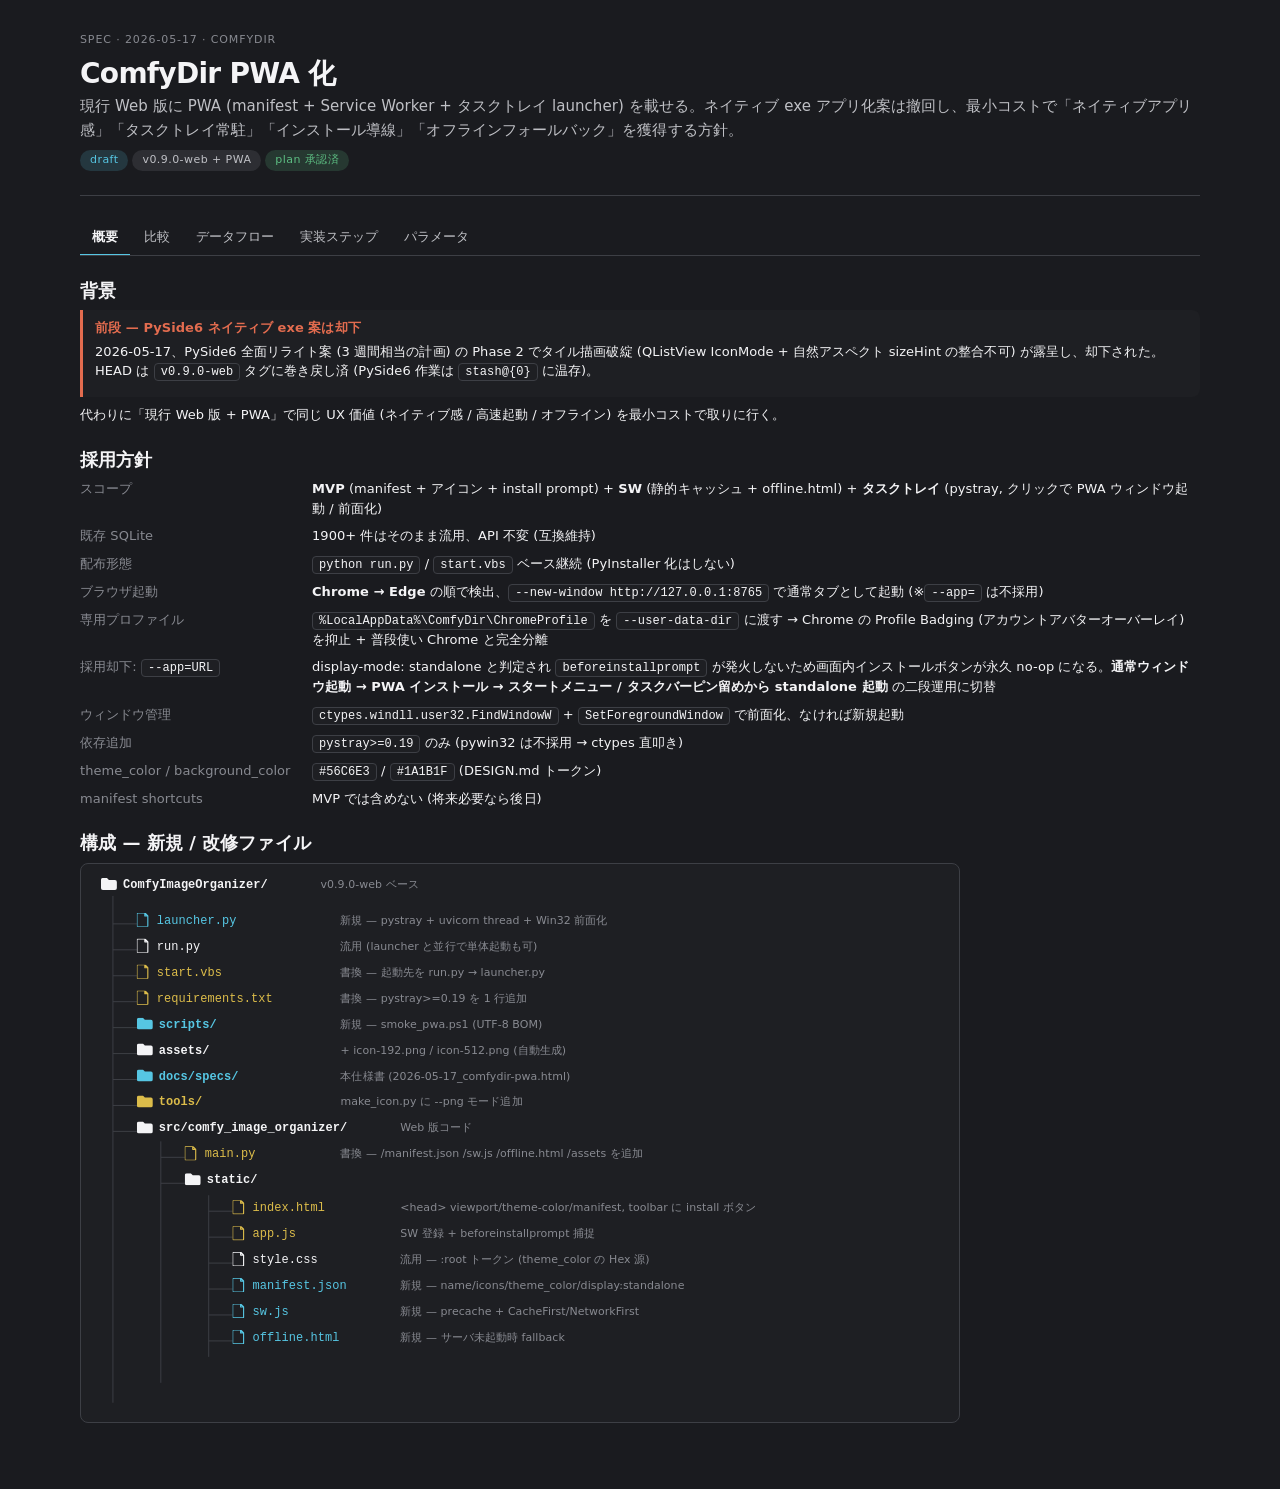
<file: docs/specs/2026-05-17_comfydir-pwa.html>
<!DOCTYPE html>
<html lang="ja">
<head>
  <meta charset="UTF-8">
  <meta name="viewport" content="width=device-width, initial-scale=1.0">
  <title>ComfyDir PWA 化 — 仕様書</title>
  <style>
    /* ============================================================
       DESIGN.md トークン (ComfyDir ダーク + Cyan-blue)
       同期元: ComfyImageOrganizer/DESIGN.md
       Hex は OKLCH の sRGB 近似値
       ============================================================ */
    :root {
      --color-bg-base:      #1A1B1F;
      --color-bg-surface:   #232428;
      --color-bg-elevated:  #2D2E33;
      --color-bg-inset:     #1E1F23;
      --color-fg-primary:   #F4F4F6;
      --color-fg-secondary: #BFC0C5;
      --color-fg-muted:     #888A91;
      --color-fg-on-accent: #1A1B1F;
      --color-border:       #3D3F45;
      --color-border-strong:#5A5C63;
      --color-border-focus: #7BC9E6;
      --color-accent:       #56C6E3;
      --color-accent-hover: #82D6EC;
      --color-accent-soft:  rgba(86, 198, 227, 0.16);
      --color-success:      #5DBE83;
      --color-warning:      #DCBC4A;
      --color-error:        #E36C4F;
      --color-cat-1:        #7CB6E8;
      --color-cat-2:        #67C9B0;
      --color-cat-3:        #D7C26B;
      --color-cat-4:        #D77E6B;
      --color-cat-5:        #C9A2D9;
      --font-sans: Inter, 'Noto Sans JP', system-ui, -apple-system, 'Segoe UI', 'Hiragino Kaku Gothic ProN', 'Yu Gothic UI', sans-serif;
      --font-mono: 'JetBrains Mono', 'SF Mono', 'Cascadia Code', monospace;
      --rounded-sm: 4px;
      --rounded-md: 8px;
      --rounded-lg: 12px;
      --rounded-xl: 16px;
      --rounded-full: 999px;
      --space-xs:  2px;
      --space-sm:  4px;
      --space-md:  8px;
      --space-lg:  12px;
      --space-xl:  16px;
      --space-2xl: 24px;
      --space-3xl: 32px;
      --shadow-sm: 0 1px 2px rgba(0,0,0,0.32), 0 0 0 1px rgba(255,255,255,0.02) inset;
      --shadow-lg: 0 16px 32px rgba(0,0,0,0.45);
      --motion-duration-fast:   120ms;
      --motion-duration-normal: 180ms;
      --motion-easing:          cubic-bezier(0.2, 0, 0, 1);
    }

    *, *::before, *::after { box-sizing: border-box; }
    html { scroll-behavior: smooth; }
    body {
      margin: 0;
      background: var(--color-bg-base);
      color: var(--color-fg-primary);
      font-family: var(--font-sans);
      font-size: 0.8125rem;
      line-height: 1.5;
      letter-spacing: 0.005em;
      -webkit-font-smoothing: antialiased;
    }

    .container { max-width: 72rem; margin: 0 auto; padding: var(--space-3xl) var(--space-xl) calc(var(--space-3xl) * 2); }

    .spec-header { padding-bottom: var(--space-2xl); border-bottom: 1px solid var(--color-border); margin-bottom: var(--space-2xl); }
    .spec-eyebrow { color: var(--color-fg-muted); font-size: 0.6875rem; letter-spacing: 0.08em; font-weight: 500; text-transform: uppercase; }
    h1 { font-size: 1.75rem; font-weight: 700; line-height: 1.2; letter-spacing: -0.025em; margin: var(--space-md) 0 var(--space-sm); }
    h2 { font-size: 1.125rem; font-weight: 600; line-height: 1.25; margin: 0 0 var(--space-md); }
    h3 { font-size: 0.9375rem; font-weight: 600; line-height: 1.25; margin: var(--space-2xl) 0 var(--space-sm); color: var(--color-fg-primary); }
    h4 { font-size: 0.8125rem; font-weight: 600; margin: var(--space-xl) 0 var(--space-sm); color: var(--color-fg-secondary); }
    .lead { color: var(--color-fg-secondary); font-size: 0.9375rem; line-height: 1.6; margin: var(--space-sm) 0 var(--space-md); }

    p { margin: 0 0 var(--space-md); }
    a { color: var(--color-accent); text-decoration: none; }
    a:hover { color: var(--color-accent-hover); text-decoration: underline; }

    .tabs { display: flex; gap: var(--space-xs); border-bottom: 1px solid var(--color-border); margin-bottom: var(--space-2xl); overflow-x: auto; }
    .tab { background: none; border: 0; padding: var(--space-md) var(--space-lg); font-family: var(--font-sans); font-size: 0.8125rem; color: var(--color-fg-secondary); cursor: pointer; border-bottom: 2px solid transparent; margin-bottom: -1px; white-space: nowrap; transition: color var(--motion-duration-fast) var(--motion-easing); }
    .tab:hover { color: var(--color-fg-primary); }
    .tab.active { color: var(--color-fg-primary); border-bottom-color: var(--color-accent); font-weight: 600; }
    .tab-panel { display: none; }
    .tab-panel.active { display: block; animation: fade var(--motion-duration-normal) var(--motion-easing); }
    @keyframes fade { from { opacity: 0; transform: translateY(4px); } to { opacity: 1; transform: none; } }

    .card { background: var(--color-bg-surface); border: 1px solid var(--color-border); border-radius: var(--rounded-lg); padding: var(--space-xl); box-shadow: var(--shadow-sm); }

    .badge { display: inline-block; background: var(--color-accent-soft); color: var(--color-accent); border-radius: var(--rounded-full); padding: 2px 10px; font-size: 0.6875rem; font-weight: 500; letter-spacing: 0.04em; }
    .badge-success { background: rgba(93,190,131,0.18); color: var(--color-success); }
    .badge-warning { background: rgba(220,188,74,0.18); color: var(--color-warning); }
    .badge-error   { background: rgba(227,108,79,0.18); color: var(--color-error); }
    .badge-neutral { background: var(--color-bg-elevated); color: var(--color-fg-secondary); }

    table { width: 100%; border-collapse: collapse; margin: var(--space-md) 0; font-size: 0.8125rem; }
    th, td { text-align: left; padding: var(--space-md) var(--space-lg); border-bottom: 1px solid var(--color-border); vertical-align: top; }
    th { font-weight: 500; color: var(--color-fg-muted); font-size: 0.6875rem; letter-spacing: 0.08em; text-transform: uppercase; }
    tr:last-child td { border-bottom: 0; }

    code { font-family: var(--font-mono); font-size: 0.75rem; background: var(--color-bg-inset); padding: 1px 6px; border-radius: var(--rounded-sm); border: 1px solid var(--color-border); color: var(--color-fg-primary); }
    pre { background: var(--color-bg-inset); color: var(--color-fg-primary); border: 1px solid var(--color-border); border-radius: var(--rounded-md); padding: var(--space-lg); overflow-x: auto; font-family: var(--font-mono); font-size: 0.75rem; line-height: 1.55; margin: var(--space-md) 0; }
    pre code { background: none; padding: 0; border: 0; color: inherit; }
    .comment { color: var(--color-fg-muted); }
    .kw      { color: var(--color-cat-5); }
    .str     { color: var(--color-cat-2); }
    .fn      { color: var(--color-accent); }
    .num     { color: var(--color-cat-3); }

    .btn { display: inline-flex; align-items: center; gap: var(--space-md); padding: 8px 14px; border-radius: var(--rounded-md); border: 0; font-family: var(--font-sans); font-size: 0.8125rem; font-weight: 500; cursor: pointer; transition: background var(--motion-duration-fast) var(--motion-easing); }
    .btn-accent    { background: var(--color-accent); color: var(--color-fg-on-accent); }
    .btn-accent:hover { background: var(--color-accent-hover); }

    .playground { background: var(--color-bg-surface); border: 1px solid var(--color-border); border-radius: var(--rounded-lg); padding: var(--space-xl); margin: var(--space-md) 0; }
    .playground-control { display: flex; align-items: center; gap: var(--space-lg); margin: var(--space-md) 0; }
    .playground-control label { min-width: 220px; font-size: 0.8125rem; color: var(--color-fg-secondary); }
    .playground-control input[type="range"] { flex: 1; accent-color: var(--color-accent); }
    .playground-control output { min-width: 84px; font-family: var(--font-mono); font-size: 0.8125rem; text-align: right; color: var(--color-fg-primary); }
    .playground-help { font-size: 0.75rem; color: var(--color-fg-muted); margin: var(--space-lg) 0 0; padding-left: var(--space-md); border-left: 2px solid var(--color-border); }

    .timeline { display: grid; grid-template-columns: repeat(auto-fit, minmax(220px, 1fr)); gap: var(--space-lg); margin: var(--space-lg) 0; }
    .timeline-step { background: var(--color-bg-elevated); border: 1px solid var(--color-border); border-radius: var(--rounded-md); padding: var(--space-lg); position: relative; }
    .timeline-step .ph { display: inline-block; font-family: var(--font-mono); font-size: 0.6875rem; color: var(--color-accent); letter-spacing: 0.08em; text-transform: uppercase; margin-bottom: var(--space-sm); }
    .timeline-step strong { display: block; font-size: 0.875rem; font-weight: 600; margin-bottom: var(--space-xs); color: var(--color-fg-primary); }
    .timeline-step p { color: var(--color-fg-secondary); font-size: 0.75rem; margin: 0; }
    .timeline-step .dur { position: absolute; top: var(--space-md); right: var(--space-md); font-size: 0.6875rem; color: var(--color-fg-muted); font-family: var(--font-mono); }

    .severity-info  { border-left: 3px solid var(--color-cat-1); padding: var(--space-md) var(--space-lg); margin: var(--space-md) 0; background: var(--color-bg-inset); border-radius: 0 var(--rounded-md) var(--rounded-md) 0; }
    .severity-warn  { border-left: 3px solid var(--color-warning); padding: var(--space-md) var(--space-lg); margin: var(--space-md) 0; background: var(--color-bg-inset); border-radius: 0 var(--rounded-md) var(--rounded-md) 0; }
    .severity-error { border-left: 3px solid var(--color-error);   padding: var(--space-md) var(--space-lg); margin: var(--space-md) 0; background: var(--color-bg-inset); border-radius: 0 var(--rounded-md) var(--rounded-md) 0; }
    .severity-info strong, .severity-warn strong, .severity-error strong { display: block; margin-bottom: var(--space-sm); }
    .severity-info  strong { color: var(--color-cat-1); }
    .severity-warn  strong { color: var(--color-warning); }
    .severity-error strong { color: var(--color-error); }

    .compare-grid { display: grid; grid-template-columns: repeat(auto-fit, minmax(280px, 1fr)); gap: var(--space-lg); margin: var(--space-md) 0; }
    .compare-card h3 { margin-top: 0; }
    .compare-card ul { padding-left: var(--space-xl); margin: var(--space-sm) 0; font-size: 0.75rem; color: var(--color-fg-secondary); line-height: 1.6; }

    .kv { display: grid; grid-template-columns: 220px 1fr; gap: var(--space-md) var(--space-lg); font-size: 0.8125rem; margin: var(--space-md) 0; }
    .kv dt { color: var(--color-fg-muted); font-weight: 500; }
    .kv dd { margin: 0; color: var(--color-fg-primary); }

    @media print {
      .tabs { display: none; }
      .tab-panel { display: block !important; page-break-after: always; }
      body { background: white; color: black; }
    }
    @media (max-width: 768px) {
      h1 { font-size: 1.5rem; }
      .container { padding: var(--space-xl) var(--space-md); }
      .kv { grid-template-columns: 1fr; }
    }
  </style>
</head>
<body>
  <main class="container">

    <header class="spec-header">
      <div class="spec-eyebrow">SPEC · <span id="spec-date">2026-05-17</span> · ComfyDir</div>
      <h1>ComfyDir PWA 化</h1>
      <p class="lead">現行 Web 版に PWA (manifest + Service Worker + タスクトレイ launcher) を載せる。ネイティブ exe アプリ化案は撤回し、最小コストで「ネイティブアプリ感」「タスクトレイ常駐」「インストール導線」「オフラインフォールバック」を獲得する方針。</p>
      <div style="display: flex; gap: var(--space-sm); margin-top: var(--space-md); flex-wrap: wrap;">
        <span class="badge">draft</span>
        <span class="badge badge-neutral">v0.9.0-web + PWA</span>
        <span class="badge badge-success">plan 承認済</span>
      </div>
    </header>

    <nav class="tabs" role="tablist">
      <button class="tab active" data-tab="overview">概要</button>
      <button class="tab" data-tab="alternatives">比較</button>
      <button class="tab" data-tab="dataflow">データフロー</button>
      <button class="tab" data-tab="impl">実装ステップ</button>
      <button class="tab" data-tab="playground">パラメータ</button>
    </nav>

    <!-- ==================== 概要 ==================== -->
    <section id="overview" class="tab-panel active">
      <h2>背景</h2>
      <div class="severity-error">
        <strong>前段 — PySide6 ネイティブ exe 案は却下</strong>
        <p>2026-05-17、PySide6 全面リライト案 (3 週間相当の計画) の Phase 2 でタイル描画破綻 (QListView IconMode + 自然アスペクト sizeHint の整合不可) が露呈し、却下された。HEAD は <code>v0.9.0-web</code> タグに巻き戻し済 (PySide6 作業は <code>stash@{0}</code> に温存)。</p>
      </div>
      <p>代わりに「現行 Web 版 + PWA」で同じ UX 価値 (ネイティブ感 / 高速起動 / オフライン) を最小コストで取りに行く。</p>

      <h2 style="margin-top: var(--space-2xl);">採用方針</h2>
      <dl class="kv">
        <dt>スコープ</dt><dd><strong>MVP</strong> (manifest + アイコン + install prompt) + <strong>SW</strong> (静的キャッシュ + offline.html) + <strong>タスクトレイ</strong> (pystray, クリックで PWA ウィンドウ起動 / 前面化)</dd>
        <dt>既存 SQLite</dt><dd>1900+ 件はそのまま流用、API 不変 (互換維持)</dd>
        <dt>配布形態</dt><dd><code>python run.py</code> / <code>start.vbs</code> ベース継続 (PyInstaller 化はしない)</dd>
        <dt>ブラウザ起動</dt><dd><strong>Chrome → Edge</strong> の順で検出、<code>--new-window http://127.0.0.1:8765</code> で通常タブとして起動 (※<code>--app=</code> は不採用)</dd>
        <dt>専用プロファイル</dt><dd><code>%LocalAppData%\ComfyDir\ChromeProfile</code> を <code>--user-data-dir</code> に渡す → Chrome の Profile Badging (アカウントアバターオーバーレイ) を抑止 + 普段使い Chrome と完全分離</dd>
        <dt>採用却下: <code>--app=URL</code></dt><dd>display-mode: standalone と判定され <code>beforeinstallprompt</code> が発火しないため画面内インストールボタンが永久 no-op になる。<strong>通常ウィンドウ起動 → PWA インストール → スタートメニュー / タスクバーピン留めから standalone 起動</strong> の二段運用に切替</dd>
        <dt>ウィンドウ管理</dt><dd><code>ctypes.windll.user32.FindWindowW</code> + <code>SetForegroundWindow</code> で前面化、なければ新規起動</dd>
        <dt>依存追加</dt><dd><code>pystray&gt;=0.19</code> のみ (pywin32 は不採用 → ctypes 直叩き)</dd>
        <dt>theme_color / background_color</dt><dd><code>#56C6E3</code> / <code>#1A1B1F</code> (DESIGN.md トークン)</dd>
        <dt>manifest shortcuts</dt><dd>MVP では含めない (将来必要なら後日)</dd>
      </dl>

      <h2 style="margin-top: var(--space-2xl);">構成 — 新規 / 改修ファイル</h2>
      <svg viewBox="0 0 880 560" role="img" aria-label="PWA 化のファイル構成" style="width: 100%; height: auto; max-width: 880px; background: var(--color-bg-inset); border: 1px solid var(--color-border); border-radius: var(--rounded-md);">
        <defs>
          <symbol id="ico-folder2" viewBox="0 0 16 12">
            <path d="M0 2 a2 2 0 0 1 2 -2 h4 l2 2 h6 a2 2 0 0 1 2 2 v6 a2 2 0 0 1 -2 2 h-12 a2 2 0 0 1 -2 -2 z" fill="currentColor"/>
          </symbol>
          <symbol id="ico-file2" viewBox="0 0 12 14">
            <path d="M1 0 h7 l3 3 v10 a1 1 0 0 1 -1 1 h-9 a1 1 0 0 1 -1 -1 v-12 a1 1 0 0 1 1 -1 z M8 0 v3 h3" fill="none" stroke="currentColor" stroke-width="1.2" stroke-linejoin="round"/>
          </symbol>
        </defs>
        <style>
          .tl { stroke: var(--color-border); stroke-width: 1; }
          .nm-folder { font-family: var(--font-mono); font-size: 12px; font-weight: 600; }
          .nm-file   { font-family: var(--font-mono); font-size: 12px; }
          .cm        { font-family: var(--font-sans); font-size: 11px; fill: var(--color-fg-muted); }
          .c-new   { color: var(--color-accent);      } .t-new   { fill: var(--color-accent);      }
          .c-keep  { color: var(--color-fg-primary);  } .t-keep  { fill: var(--color-fg-primary);  }
          .c-edit  { color: var(--color-warning);     } .t-edit  { fill: var(--color-warning);     }
        </style>
        <g transform="translate(20, 24)">
          <g class="c-keep"><use href="#ico-folder2" width="16" height="12" y="-10"/></g>
          <text x="22" y="0" class="nm-folder t-keep">ComfyImageOrganizer/</text>
          <text x="220" y="0" class="cm">v0.9.0-web ベース</text>
        </g>
        <line class="tl" x1="32" y1="32" x2="32" y2="540"/>
        <!-- launcher.py -->
        <g transform="translate(0, 60)">
          <line class="tl" x1="32" y1="0" x2="56" y2="0"/>
          <g class="c-new"><use href="#ico-file2" width="12" height="14" x="56" y="-11"/></g>
          <text x="76" y="0" class="nm-file t-new">launcher.py</text>
          <text x="260" y="0" class="cm">新規 — pystray + uvicorn thread + Win32 前面化</text>
        </g>
        <g transform="translate(0, 86)">
          <line class="tl" x1="32" y1="0" x2="56" y2="0"/>
          <g class="c-keep"><use href="#ico-file2" width="12" height="14" x="56" y="-11"/></g>
          <text x="76" y="0" class="nm-file t-keep">run.py</text>
          <text x="260" y="0" class="cm">流用 (launcher と並行で単体起動も可)</text>
        </g>
        <g transform="translate(0, 112)">
          <line class="tl" x1="32" y1="0" x2="56" y2="0"/>
          <g class="c-edit"><use href="#ico-file2" width="12" height="14" x="56" y="-11"/></g>
          <text x="76" y="0" class="nm-file t-edit">start.vbs</text>
          <text x="260" y="0" class="cm">書換 — 起動先を run.py → launcher.py</text>
        </g>
        <g transform="translate(0, 138)">
          <line class="tl" x1="32" y1="0" x2="56" y2="0"/>
          <g class="c-edit"><use href="#ico-file2" width="12" height="14" x="56" y="-11"/></g>
          <text x="76" y="0" class="nm-file t-edit">requirements.txt</text>
          <text x="260" y="0" class="cm">書換 — pystray&gt;=0.19 を 1 行追加</text>
        </g>
        <!-- scripts/ -->
        <g transform="translate(0, 164)">
          <line class="tl" x1="32" y1="0" x2="56" y2="0"/>
          <g class="c-new"><use href="#ico-folder2" width="16" height="12" x="56" y="-10"/></g>
          <text x="78" y="0" class="nm-folder t-new">scripts/</text>
          <text x="260" y="0" class="cm">新規 — smoke_pwa.ps1 (UTF-8 BOM)</text>
        </g>
        <!-- assets/ -->
        <g transform="translate(0, 190)">
          <line class="tl" x1="32" y1="0" x2="56" y2="0"/>
          <g class="c-keep"><use href="#ico-folder2" width="16" height="12" x="56" y="-10"/></g>
          <text x="78" y="0" class="nm-folder t-keep">assets/</text>
          <text x="260" y="0" class="cm">+ icon-192.png / icon-512.png (自動生成)</text>
        </g>
        <!-- docs/specs/ -->
        <g transform="translate(0, 216)">
          <line class="tl" x1="32" y1="0" x2="56" y2="0"/>
          <g class="c-new"><use href="#ico-folder2" width="16" height="12" x="56" y="-10"/></g>
          <text x="78" y="0" class="nm-folder t-new">docs/specs/</text>
          <text x="260" y="0" class="cm">本仕様書 (2026-05-17_comfydir-pwa.html)</text>
        </g>
        <!-- tools/ -->
        <g transform="translate(0, 242)">
          <line class="tl" x1="32" y1="0" x2="56" y2="0"/>
          <g class="c-edit"><use href="#ico-folder2" width="16" height="12" x="56" y="-10"/></g>
          <text x="78" y="0" class="nm-folder t-edit">tools/</text>
          <text x="260" y="0" class="cm">make_icon.py に --png モード追加</text>
        </g>
        <!-- src/comfy_image_organizer/ -->
        <g transform="translate(0, 268)">
          <line class="tl" x1="32" y1="0" x2="56" y2="0"/>
          <g class="c-keep"><use href="#ico-folder2" width="16" height="12" x="56" y="-10"/></g>
          <text x="78" y="0" class="nm-folder t-keep">src/comfy_image_organizer/</text>
          <text x="320" y="0" class="cm">Web 版コード</text>
        </g>
        <line class="tl" x1="80" y1="278" x2="80" y2="520"/>
        <g transform="translate(0, 294)">
          <line class="tl" x1="80" y1="0" x2="104" y2="0"/>
          <g class="c-edit"><use href="#ico-file2" width="12" height="14" x="104" y="-11"/></g>
          <text x="124" y="0" class="nm-file t-edit">main.py</text>
          <text x="260" y="0" class="cm">書換 — /manifest.json /sw.js /offline.html /assets を追加</text>
        </g>
        <g transform="translate(0, 320)">
          <line class="tl" x1="80" y1="0" x2="104" y2="0"/>
          <g class="c-keep"><use href="#ico-folder2" width="16" height="12" x="104" y="-10"/></g>
          <text x="126" y="0" class="nm-folder t-keep">static/</text>
        </g>
        <line class="tl" x1="128" y1="332" x2="128" y2="494"/>
        <g transform="translate(0, 348)">
          <line class="tl" x1="128" y1="0" x2="152" y2="0"/>
          <g class="c-edit"><use href="#ico-file2" width="12" height="14" x="152" y="-11"/></g>
          <text x="172" y="0" class="nm-file t-edit">index.html</text>
          <text x="320" y="0" class="cm">&lt;head&gt; viewport/theme-color/manifest, toolbar に install ボタン</text>
        </g>
        <g transform="translate(0, 374)">
          <line class="tl" x1="128" y1="0" x2="152" y2="0"/>
          <g class="c-edit"><use href="#ico-file2" width="12" height="14" x="152" y="-11"/></g>
          <text x="172" y="0" class="nm-file t-edit">app.js</text>
          <text x="320" y="0" class="cm">SW 登録 + beforeinstallprompt 捕捉</text>
        </g>
        <g transform="translate(0, 400)">
          <line class="tl" x1="128" y1="0" x2="152" y2="0"/>
          <g class="c-keep"><use href="#ico-file2" width="12" height="14" x="152" y="-11"/></g>
          <text x="172" y="0" class="nm-file t-keep">style.css</text>
          <text x="320" y="0" class="cm">流用 — :root トークン (theme_color の Hex 源)</text>
        </g>
        <g transform="translate(0, 426)">
          <line class="tl" x1="128" y1="0" x2="152" y2="0"/>
          <g class="c-new"><use href="#ico-file2" width="12" height="14" x="152" y="-11"/></g>
          <text x="172" y="0" class="nm-file t-new">manifest.json</text>
          <text x="320" y="0" class="cm">新規 — name/icons/theme_color/display:standalone</text>
        </g>
        <g transform="translate(0, 452)">
          <line class="tl" x1="128" y1="0" x2="152" y2="0"/>
          <g class="c-new"><use href="#ico-file2" width="12" height="14" x="152" y="-11"/></g>
          <text x="172" y="0" class="nm-file t-new">sw.js</text>
          <text x="320" y="0" class="cm">新規 — precache + CacheFirst/NetworkFirst</text>
        </g>
        <g transform="translate(0, 478)">
          <line class="tl" x1="128" y1="0" x2="152" y2="0"/>
          <g class="c-new"><use href="#ico-file2" width="12" height="14" x="152" y="-11"/></g>
          <text x="172" y="0" class="nm-file t-new">offline.html</text>
          <text x="320" y="0" class="cm">新規 — サーバ未起動時 fallback</text>
        </g>
      </svg>
    </section>

    <!-- ==================== 比較 ==================== -->
    <section id="alternatives" class="tab-panel">
      <h2>採用しなかった案</h2>
      <p>PWA 化のアプローチを 3 つ比較し、当初<strong>「pystray + Edge --app=」</strong> を採用したが、<code>--app=</code> モードでは Chrome が display-mode: standalone と判定し <code>beforeinstallprompt</code> が発火しない仕様が判明したため、<strong>「pystray + Chrome <code>--new-window</code> + 専用 user-data-dir」</strong> へ最終切替。決め手は「依存最小 (pystray のみ)」「PWA インストール導線が機能する」「Profile Badging を抑止して独自アイコンが綺麗に出る」。</p>

      <div class="compare-grid">
        <div class="card compare-card">
          <div style="display: flex; justify-content: space-between; align-items: center;">
            <h3>pystray + Chrome --new-window + 専用プロファイル</h3>
            <span class="badge badge-success">採用</span>
          </div>
          <p style="font-size: 0.75rem; color: var(--color-fg-secondary);">タスクトレイに常駐、クリックで <code>chrome --user-data-dir=...\ComfyDir\ChromeProfile --new-window http://127.0.0.1:8765 --window-size=1440,900</code> で通常ウィンドウ起動。</p>
          <strong style="font-size: 0.6875rem; color: var(--color-success); letter-spacing: 0.08em;">PROS</strong>
          <ul>
            <li>依存は <code>pystray</code> のみ (pywin32 不要)</li>
            <li>通常ウィンドウなので <code>beforeinstallprompt</code> が発火 → 画面内インストールボタンが機能</li>
            <li>専用プロファイル (Google 未ログイン) → Profile Badging のアバターオーバーレイなし</li>
            <li>普段使い Chrome と完全分離 (履歴・cookie・拡張機能)</li>
            <li>SQLite 含む既存資産は無修正</li>
          </ul>
          <strong style="font-size: 0.6875rem; color: var(--color-error); letter-spacing: 0.08em;">CONS</strong>
          <ul>
            <li>初回起動時に専用プロファイルディレクトリ作成のため Chrome 起動が少し遅い</li>
            <li>「アプリ感」(タスクバー独自アイコン + standalone) を得るには PWA インストール必須 (二段構え運用)</li>
          </ul>
        </div>

        <div class="card compare-card">
          <div style="display: flex; justify-content: space-between; align-items: center;">
            <h3>pywebview / Eel</h3>
            <span class="badge badge-error">却下</span>
          </div>
          <p style="font-size: 0.75rem; color: var(--color-fg-secondary);">Python から WebView2 / CEF を呼んでブラウザウィンドウをホスト。</p>
          <strong style="font-size: 0.6875rem; color: var(--color-success); letter-spacing: 0.08em;">PROS</strong>
          <ul>
            <li>Python 単一プロセスでウィンドウ管理</li>
            <li>JS bridge でファイル D&D も拡張可</li>
          </ul>
          <strong style="font-size: 0.6875rem; color: var(--color-error); letter-spacing: 0.08em;">CONS</strong>
          <ul>
            <li>PWA install 機能が動かない (WebView2 は manifest 非対応)</li>
            <li>本目的「PWA 化」の本筋を外れる</li>
            <li>Edge シェルの D&D 互換性が壊れる可能性</li>
          </ul>
        </div>

        <div class="card compare-card">
          <div style="display: flex; justify-content: space-between; align-items: center;">
            <h3>Electron 化 / Tauri 化</h3>
            <span class="badge badge-error">却下</span>
          </div>
          <p style="font-size: 0.75rem; color: var(--color-fg-secondary);">フル機能のデスクトップアプリ化。</p>
          <strong style="font-size: 0.6875rem; color: var(--color-success); letter-spacing: 0.08em;">PROS</strong>
          <ul>
            <li>完全制御 (タイトルバー / トレイ / メニュー)</li>
          </ul>
          <strong style="font-size: 0.6875rem; color: var(--color-error); letter-spacing: 0.08em;">CONS</strong>
          <ul>
            <li>配布サイズ 100MB+、PyInstaller 案と同じ落とし穴</li>
            <li>Python sidecar 起動の二重ランタイム</li>
            <li>ユーザー要求「PWA 化」とズレる</li>
          </ul>
        </div>
      </div>
    </section>

    <!-- ==================== データフロー ==================== -->
    <section id="dataflow" class="tab-panel">
      <h2>データフロー</h2>

      <h3>起動シーケンス (start.vbs → tray → ブラウザ)</h3>
      <svg viewBox="0 0 880 360" role="img" aria-label="ComfyDir PWA 起動シーケンス" style="width: 100%; height: auto; max-width: 880px;">
        <defs>
          <marker id="ar1" markerWidth="10" markerHeight="10" refX="9" refY="3" orient="auto">
            <path d="M 0 0 L 9 3 L 0 6 Z" fill="var(--color-fg-muted)"/>
          </marker>
          <marker id="ar1-accent" markerWidth="10" markerHeight="10" refX="9" refY="3" orient="auto">
            <path d="M 0 0 L 9 3 L 0 6 Z" fill="var(--color-accent)"/>
          </marker>
        </defs>
        <!-- Row 1 -->
        <rect x="20"  y="20" width="170" height="56" rx="10" fill="var(--color-bg-elevated)" stroke="var(--color-border)"/>
        <text x="105" y="44" text-anchor="middle" font-family="Inter, sans-serif" font-size="13" font-weight="600" fill="var(--color-fg-primary)">start.vbs</text>
        <text x="105" y="62" text-anchor="middle" font-family="Inter, sans-serif" font-size="11" fill="var(--color-fg-secondary)">double-click</text>
        <path d="M 190 48 L 240 48" stroke="var(--color-fg-muted)" stroke-width="2" marker-end="url(#ar1)"/>

        <rect x="240" y="20" width="170" height="56" rx="10" fill="var(--color-bg-elevated)" stroke="var(--color-border)"/>
        <text x="325" y="44" text-anchor="middle" font-family="Inter, sans-serif" font-size="13" font-weight="600" fill="var(--color-fg-primary)">pythonw.exe</text>
        <text x="325" y="62" text-anchor="middle" font-family="Inter, sans-serif" font-size="11" fill="var(--color-fg-secondary)">launcher.py</text>
        <path d="M 410 48 L 460 48" stroke="var(--color-fg-muted)" stroke-width="2" marker-end="url(#ar1)"/>

        <rect x="460" y="20" width="170" height="56" rx="10" fill="var(--color-accent)"/>
        <text x="545" y="44" text-anchor="middle" font-family="Inter, sans-serif" font-size="13" font-weight="600" fill="var(--color-bg-base)">pystray.Icon</text>
        <text x="545" y="62" text-anchor="middle" font-family="Inter, sans-serif" font-size="11" fill="var(--color-bg-base)">タスクトレイ常駐</text>
        <path d="M 630 48 L 680 48" stroke="var(--color-fg-muted)" stroke-width="2" marker-end="url(#ar1)"/>

        <rect x="680" y="20" width="170" height="56" rx="10" fill="var(--color-cat-2)"/>
        <text x="765" y="44" text-anchor="middle" font-family="Inter, sans-serif" font-size="13" font-weight="600" fill="var(--color-bg-base)">uvicorn.Server</text>
        <text x="765" y="62" text-anchor="middle" font-family="Inter, sans-serif" font-size="11" fill="var(--color-bg-base)">thread で起動</text>

        <!-- vertical down -->
        <path d="M 545 76 L 545 116" stroke="var(--color-accent)" stroke-width="2" marker-end="url(#ar1-accent)" fill="none"/>

        <!-- Row 2: user click branch -->
        <rect x="460" y="116" width="170" height="56" rx="10" fill="var(--color-cat-4)"/>
        <text x="545" y="140" text-anchor="middle" font-family="Inter, sans-serif" font-size="13" font-weight="600" fill="var(--color-bg-base)">ユーザー click</text>
        <text x="545" y="158" text-anchor="middle" font-family="Inter, sans-serif" font-size="11" fill="var(--color-bg-base)">tray icon</text>
        <path d="M 545 172 L 545 200" stroke="var(--color-accent)" stroke-width="2" marker-end="url(#ar1-accent)" fill="none"/>

        <!-- decision diamond -->
        <polygon points="475,210 615,210 615,260 475,260" fill="var(--color-bg-elevated)" stroke="var(--color-accent)"/>
        <text x="545" y="232" text-anchor="middle" font-family="Inter, sans-serif" font-size="12" font-weight="600" fill="var(--color-fg-primary)">FindWindowW("ComfyDir")</text>
        <text x="545" y="250" text-anchor="middle" font-family="Inter, sans-serif" font-size="11" fill="var(--color-fg-secondary)">既存 hwnd ?</text>

        <!-- Yes branch -->
        <path d="M 475 235 L 380 235 L 380 280" stroke="var(--color-success)" stroke-width="2" marker-end="url(#ar1)" fill="none"/>
        <text x="370" y="225" text-anchor="end" font-family="JetBrains Mono, monospace" font-size="11" fill="var(--color-success)">YES</text>
        <rect x="220" y="280" width="280" height="48" rx="10" fill="var(--color-cat-2)"/>
        <text x="360" y="302" text-anchor="middle" font-family="Inter, sans-serif" font-size="12" font-weight="600" fill="var(--color-bg-base)">ShowWindow(SW_RESTORE) +</text>
        <text x="360" y="318" text-anchor="middle" font-family="Inter, sans-serif" font-size="12" font-weight="600" fill="var(--color-bg-base)">SetForegroundWindow(hwnd)</text>

        <!-- No branch -->
        <path d="M 615 235 L 720 235 L 720 280" stroke="var(--color-error)" stroke-width="2" marker-end="url(#ar1)" fill="none"/>
        <text x="730" y="225" font-family="JetBrains Mono, monospace" font-size="11" fill="var(--color-error)">NO</text>
        <rect x="560" y="280" width="300" height="48" rx="10" fill="var(--color-cat-4)"/>
        <text x="710" y="302" text-anchor="middle" font-family="Inter, sans-serif" font-size="12" font-weight="600" fill="var(--color-bg-base)">subprocess.Popen([msedge,</text>
        <text x="710" y="318" text-anchor="middle" font-family="Inter, sans-serif" font-size="12" font-weight="600" fill="var(--color-bg-base)">"--app=http://127.0.0.1:8765"])</text>

        <text x="20" y="350" font-family="JetBrains Mono, monospace" font-size="10" fill="var(--color-fg-muted)">CREATE_NO_WINDOW | DETACHED_PROCESS で子コンソール窓を抑止</text>
      </svg>

      <h3>Service Worker キャッシュルーティング</h3>
      <svg viewBox="0 0 880 360" role="img" aria-label="SW fetch ハンドラのルーティング" style="width: 100%; height: auto; max-width: 880px;">
        <defs>
          <marker id="ar2" markerWidth="10" markerHeight="10" refX="9" refY="3" orient="auto">
            <path d="M 0 0 L 9 3 L 0 6 Z" fill="var(--color-fg-muted)"/>
          </marker>
        </defs>
        <!-- Origin -->
        <rect x="20" y="20" width="160" height="56" rx="10" fill="var(--color-bg-elevated)" stroke="var(--color-border)"/>
        <text x="100" y="44" text-anchor="middle" font-family="Inter, sans-serif" font-size="13" font-weight="600" fill="var(--color-fg-primary)">fetch event</text>
        <text x="100" y="62" text-anchor="middle" font-family="Inter, sans-serif" font-size="11" fill="var(--color-fg-secondary)">GET / same-origin</text>

        <!-- Route 1: thumb -->
        <path d="M 180 36 L 240 36" stroke="var(--color-fg-muted)" stroke-width="2" marker-end="url(#ar2)"/>
        <rect x="240" y="14" width="280" height="44" rx="8" fill="var(--color-cat-2)"/>
        <text x="380" y="33" text-anchor="middle" font-family="JetBrains Mono, monospace" font-size="11" fill="var(--color-bg-base)">/api/images/*/thumb</text>
        <text x="380" y="49" text-anchor="middle" font-family="Inter, sans-serif" font-size="11" font-weight="600" fill="var(--color-bg-base)">CacheFirst (sha1+w で固有)</text>
        <path d="M 520 36 L 580 36" stroke="var(--color-fg-muted)" stroke-width="2" marker-end="url(#ar2)"/>
        <rect x="580" y="14" width="280" height="44" rx="8" fill="var(--color-bg-elevated)" stroke="var(--color-border)"/>
        <text x="720" y="42" text-anchor="middle" font-family="Inter, sans-serif" font-size="11" fill="var(--color-fg-primary)">caches.match → なければ fetch + put</text>

        <!-- Route 2: prompt-category-map -->
        <path d="M 100 76 L 100 96" stroke="var(--color-fg-muted)" stroke-width="2" marker-end="url(#ar2)" fill="none"/>
        <rect x="20" y="96" width="160" height="44" rx="8" fill="var(--color-bg-elevated)" stroke="var(--color-border)"/>
        <text x="100" y="124" text-anchor="middle" font-family="Inter, sans-serif" font-size="12" font-weight="600" fill="var(--color-fg-primary)">URL を判定</text>
        <path d="M 180 118 L 240 118" stroke="var(--color-fg-muted)" stroke-width="2" marker-end="url(#ar2)"/>
        <rect x="240" y="96" width="280" height="44" rx="8" fill="var(--color-cat-2)"/>
        <text x="380" y="115" text-anchor="middle" font-family="JetBrains Mono, monospace" font-size="11" fill="var(--color-bg-base)">/api/prompt-category-map</text>
        <text x="380" y="131" text-anchor="middle" font-family="Inter, sans-serif" font-size="11" font-weight="600" fill="var(--color-bg-base)">CacheFirst</text>

        <!-- Route 3: other /api/* -->
        <path d="M 380 140 L 380 156" stroke="var(--color-fg-muted)" stroke-width="2" marker-end="url(#ar2)" fill="none"/>
        <rect x="240" y="156" width="280" height="44" rx="8" fill="var(--color-cat-1)"/>
        <text x="380" y="175" text-anchor="middle" font-family="JetBrains Mono, monospace" font-size="11" fill="var(--color-bg-base)">/api/* (それ以外)</text>
        <text x="380" y="191" text-anchor="middle" font-family="Inter, sans-serif" font-size="11" font-weight="600" fill="var(--color-bg-base)">NetworkFirst → 失敗時 cache</text>

        <!-- Route 4: navigate -->
        <path d="M 380 200 L 380 216" stroke="var(--color-fg-muted)" stroke-width="2" marker-end="url(#ar2)" fill="none"/>
        <rect x="240" y="216" width="280" height="44" rx="8" fill="var(--color-cat-4)"/>
        <text x="380" y="235" text-anchor="middle" font-family="JetBrains Mono, monospace" font-size="11" fill="var(--color-bg-base)">req.mode === "navigate"</text>
        <text x="380" y="251" text-anchor="middle" font-family="Inter, sans-serif" font-size="11" font-weight="600" fill="var(--color-bg-base)">NetworkFirst → fallback /offline.html</text>

        <!-- Route 5: static -->
        <path d="M 380 260 L 380 276" stroke="var(--color-fg-muted)" stroke-width="2" marker-end="url(#ar2)" fill="none"/>
        <rect x="240" y="276" width="280" height="44" rx="8" fill="var(--color-cat-5)"/>
        <text x="380" y="295" text-anchor="middle" font-family="JetBrains Mono, monospace" font-size="11" fill="var(--color-bg-base)">静的 (style.css / app.js / 画像)</text>
        <text x="380" y="311" text-anchor="middle" font-family="Inter, sans-serif" font-size="11" font-weight="600" fill="var(--color-bg-base)">CacheFirst</text>

        <!-- precache box -->
        <rect x="580" y="160" width="280" height="160" rx="10" fill="var(--color-bg-inset)" stroke="var(--color-accent)"/>
        <text x="720" y="184" text-anchor="middle" font-family="Inter, sans-serif" font-size="12" font-weight="600" fill="var(--color-accent)">PRECACHE (install 時)</text>
        <g font-family="JetBrains Mono, monospace" font-size="10" fill="var(--color-fg-secondary)">
          <text x="596" y="208">/</text>
          <text x="596" y="224">/offline.html</text>
          <text x="596" y="240">/manifest.json</text>
          <text x="596" y="256">/static/style.css</text>
          <text x="596" y="272">/static/app.js</text>
          <text x="596" y="288">/static/favicon.svg</text>
          <text x="596" y="304">/assets/icon-192.png</text>
          <text x="596" y="320">/assets/icon-512.png</text>
        </g>
      </svg>

      <h3>主要コード断片</h3>
<pre><code><span class="comment"># launcher.py の核 — Win32 API でウィンドウ前面化</span>
<span class="kw">import</span> ctypes, shutil, subprocess
_user32 = ctypes.windll.user32
_user32.FindWindowW.restype = ctypes.c_void_p

<span class="kw">def</span> <span class="fn">open_or_focus_window</span>():
    hwnd = _user32.FindWindowW(<span class="kw">None</span>, <span class="str">"ComfyDir"</span>)
    <span class="kw">if</span> hwnd:
        _user32.ShowWindow(hwnd, <span class="num">9</span>)  <span class="comment"># SW_RESTORE</span>
        _user32.SetForegroundWindow(hwnd)
        <span class="kw">return</span>
    browser = shutil.which(<span class="str">"chrome"</span>) <span class="kw">or</span> shutil.which(<span class="str">"msedge"</span>)
    CHROME_PROFILE_DIR.mkdir(parents=<span class="kw">True</span>, exist_ok=<span class="kw">True</span>)
    subprocess.Popen(
        [browser, <span class="str">f"--user-data-dir={CHROME_PROFILE_DIR}"</span>,
         <span class="str">"--new-window"</span>, URL, <span class="str">"--no-first-run"</span>,
         <span class="str">"--no-default-browser-check"</span>, <span class="str">"--window-size=1440,900"</span>],
        creationflags=<span class="num">0x08000000</span> | <span class="num">0x00000008</span>,
    )</code></pre>

<pre><code><span class="comment">// sw.js — fetch ハンドラのルーティング骨格</span>
self.addEventListener(<span class="str">"fetch"</span>, (e) =&gt; {
  <span class="kw">const</span> req = e.request, url = <span class="kw">new</span> URL(req.url);
  <span class="kw">if</span> (req.method !== <span class="str">"GET"</span>) <span class="kw">return</span>;
  <span class="kw">if</span> (url.origin !== self.location.origin) <span class="kw">return</span>;
  <span class="kw">if</span> (/^\/api\/images\/\d+\/thumb/.test(url.pathname))
    <span class="kw">return</span> e.respondWith(cacheFirst(req, RUNTIME));
  <span class="kw">if</span> (url.pathname === <span class="str">"/api/prompt-category-map"</span>)
    <span class="kw">return</span> e.respondWith(cacheFirst(req, RUNTIME));
  <span class="kw">if</span> (url.pathname.startsWith(<span class="str">"/api/"</span>))
    <span class="kw">return</span> e.respondWith(networkFirst(req, RUNTIME));
  <span class="kw">if</span> (req.mode === <span class="str">"navigate"</span>)
    <span class="kw">return</span> e.respondWith(
      networkFirst(req, RUNTIME).catch(() =&gt; caches.match(<span class="str">"/offline.html"</span>))
    );
  e.respondWith(cacheFirst(req, RUNTIME));
});</code></pre>
    </section>

    <!-- ==================== 実装ステップ ==================== -->
    <section id="impl" class="tab-panel">
      <h2>実装ステップ</h2>
      <p>Phase 0〜6 の 7 段階。各 Phase は単独で動く成果物。合計工数は <strong>6.0h</strong> (バッファ込み)。</p>

      <div class="timeline">
        <div class="timeline-step"><span class="dur">0.5h</span><span class="ph">Phase 0</span><strong>アイコン素材生成</strong><p>make_icon.py に --png モード追加。icon-192 / icon-512 PNG を assets/ に出力</p></div>
        <div class="timeline-step"><span class="dur">1.0h</span><span class="ph">Phase 1</span><strong>manifest + head + ルート</strong><p>manifest.json 新規 / index.html head 改修 / main.py に 4 ルート追加</p></div>
        <div class="timeline-step"><span class="dur">1.0h</span><span class="ph">Phase 2</span><strong>Service Worker + offline</strong><p>sw.js / offline.html / app.js で SW 登録</p></div>
        <div class="timeline-step"><span class="dur">0.5h</span><span class="ph">Phase 3</span><strong>install ボタン</strong><p>beforeinstallprompt 捕捉 / btnInstall 表示制御</p></div>
        <div class="timeline-step"><span class="dur">1.5h</span><span class="ph">Phase 4</span><strong>launcher.py + start.vbs</strong><p>pystray + uvicorn thread + Win32 前面化</p></div>
        <div class="timeline-step"><span class="dur">1.0h</span><span class="ph">Phase 5</span><strong>smoke 1〜5</strong><p>scripts/smoke_pwa.ps1 作成 + safe-commit ゲート 5 連携</p></div>
        <div class="timeline-step"><span class="dur">0.5h</span><span class="ph">Phase 6</span><strong>README / DESIGN.md</strong><p>PWA インストール手順とタスクトレイ運用を追記</p></div>
      </div>

      <h3>各 Phase の DoD</h3>
      <table>
        <thead><tr><th>Phase</th><th>DoD</th></tr></thead>
        <tbody>
          <tr><td>0</td><td><code>python tools/make_icon.py --png</code> で <code>assets/icon-192.png</code> と <code>icon-512.png</code> が生成される</td></tr>
          <tr><td>1</td><td>Edge DevTools → Application → Manifest が緑。アドレスバー右の「アプリとしてインストール」が有効</td></tr>
          <tr><td>2</td><td>SW が <code>activated and is running</code>、Cache Storage に precache 8 件。<code>Stop-Process pythonw,python</code> 後にリロードで <code>offline.html</code> が表示</td></tr>
          <tr><td>3</td><td>install ボタンが表示 → クリックで OS ダイアログ → インストール完了でボタン非表示</td></tr>
          <tr><td>4</td><td><code>start.vbs</code> ダブルクリック → tray 出現 → クリックで Edge <code>--app=</code> ウィンドウ起動 → 2 回目クリックで前面化のみ → 「終了」で全プロセス停止</td></tr>
          <tr><td>5</td><td>smoke 1〜5 全て PASS、<code>smoke_pwa.ps1</code> が exit 0</td></tr>
          <tr><td>6</td><td>新規ユーザーが README だけで起動・インストール・終了できる</td></tr>
        </tbody>
      </table>

      <h3>変更ファイル一覧</h3>
      <table>
        <thead><tr><th>パス</th><th>判定</th><th>変更内容</th></tr></thead>
        <tbody>
          <tr><td><code>launcher.py</code></td><td><span class="badge badge-success">新規</span></td><td>プロジェクトルートに 80-100 行</td></tr>
          <tr><td><code>static/manifest.json</code></td><td><span class="badge badge-success">新規</span></td><td>name / icons / theme_color / display</td></tr>
          <tr><td><code>static/sw.js</code></td><td><span class="badge badge-success">新規</span></td><td>precache + fetch ルーティング 80 行</td></tr>
          <tr><td><code>static/offline.html</code></td><td><span class="badge badge-success">新規</span></td><td>fallback ページ 20 行</td></tr>
          <tr><td><code>assets/icon-192.png</code> / <code>icon-512.png</code></td><td><span class="badge badge-success">自動生成</span></td><td>make_icon.py --png で出力</td></tr>
          <tr><td><code>scripts/smoke_pwa.ps1</code></td><td><span class="badge badge-success">新規</span></td><td>UTF-8 BOM、launcher 起動 + Test-NetConnection</td></tr>
          <tr><td><code>main.py</code></td><td><span class="badge badge-warning">書換</span></td><td>4 ルート追加 (manifest / sw.js / offline.html / /assets マウント)</td></tr>
          <tr><td><code>index.html</code></td><td><span class="badge badge-warning">書換</span></td><td>head 5 行 + install ボタン 8 行</td></tr>
          <tr><td><code>app.js</code></td><td><span class="badge badge-warning">書換</span></td><td>SW 登録 + beforeinstallprompt 30 行</td></tr>
          <tr><td><code>start.vbs</code></td><td><span class="badge badge-warning">書換</span></td><td>起動先を <code>launcher.py</code> に (3 行差分)</td></tr>
          <tr><td><code>tools/make_icon.py</code></td><td><span class="badge badge-warning">書換</span></td><td>--png モード追加 10 行</td></tr>
          <tr><td><code>requirements.txt</code></td><td><span class="badge badge-warning">書換</span></td><td>pystray&gt;=0.19 を 1 行追加</td></tr>
          <tr><td><code>run.py</code></td><td><span class="badge">流用</span></td><td>変更なし (launcher 並行で単体起動も可)</td></tr>
        </tbody>
      </table>

      <h3>リスクと対応</h3>
      <table>
        <thead><tr><th>#</th><th>リスク</th><th>対応</th></tr></thead>
        <tbody>
          <tr><td>R1</td><td>pystray が VBS hidden 起動下でコンソール窓を一瞬出す</td><td><code>subprocess.Popen</code> で <code>CREATE_NO_WINDOW \| DETACHED_PROCESS</code> 明示。pythonw.exe で launcher 起動</td></tr>
          <tr><td>R2</td><td>PWA インストール後の app-id 起動と <code>--app=</code> の挙動差</td><td>README で「インストール後はスタートメニュー優先、<code>--app=</code> 直起動は tray 経由のみ」と明記</td></tr>
          <tr><td>R3</td><td>SW キャッシュバージョン管理ミスで古い <code>app.js</code> が残る</td><td>(a) 登録時 <code>updateViaCache: 'none'</code> (b) <code>/sw.js</code> に <code>Cache-Control: no-cache</code> (c) <code>VERSION</code> 定数を変えれば古い cache を自動破棄</td></tr>
          <tr><td>R4</td><td>localhost で SW が動くか</td><td>localhost は secure context として SW 有効 (W3C 仕様)。smoke 2 で検証</td></tr>
          <tr><td>R5</td><td>既存 <code>.lnk</code> と PWA install 生成 shortcut の二重管理</td><td>README で「PWA インストールは任意」と明記</td></tr>
          <tr><td>R6</td><td><code>FindWindowW</code> 完全一致で末尾 <code>- Microsoft Edge</code> が付いて外す</td><td>フォールバック: <code>EnumWindows</code> で部分一致。smoke 4 で対応</td></tr>
          <tr><td>R7</td><td>uvicorn を thread で起動するとシグナルハンドラ警告</td><td><code>uvicorn.Server.install_signal_handlers = lambda *a, **k: None</code> でパッチ</td></tr>
          <tr><td>R8</td><td>start.vbs 文字コード破壊</td><td>ASCII 維持、新規 MsgBox 文言も英語</td></tr>
        </tbody>
      </table>

      <h3>smoke テスト</h3>
      <table>
        <thead><tr><th>ID</th><th>内容</th><th>合格条件</th></tr></thead>
        <tbody>
          <tr><td>1</td><td><code>start.vbs</code> → tray → クリック → Edge <code>--app=</code> ウィンドウ</td><td>既存 1900+ 件のサムネが表示</td></tr>
          <tr><td>2</td><td>DevTools Application タブ</td><td>Manifest 緑 / SW activated / Cache 8 件</td></tr>
          <tr><td>3</td><td><code>Stop-Process pythonw,python</code> → リロード</td><td><code>offline.html</code> 表示</td></tr>
          <tr><td>4</td><td>tray 再クリック (既ウィンドウ)</td><td>新規ウィンドウ無し、既存が前面化</td></tr>
          <tr><td>5</td><td><code>scripts/smoke_pwa.ps1</code></td><td>launcher → 127.0.0.1:8765 binding → kill → exit 0</td></tr>
        </tbody>
      </table>
    </section>

    <!-- ==================== パラメータ ==================== -->
    <section id="playground" class="tab-panel">
      <h2>パラメータ</h2>
      <p>SW のキャッシュバージョンを調整して、古い <code>app.js</code> を強制的に破棄したいときに「次回 SW activate でキャッシュ全消し」を起こせる。スライダで値を選んで「プロンプトとしてコピー」で Claude に戻す。</p>

      <div class="playground">
        <div class="playground-control">
          <label for="param-version">SW <code>VERSION</code> 定数</label>
          <input type="range" id="param-version" min="1" max="20" value="1" step="1" data-unit="">
          <output for="param-version">v1</output>
        </div>

        <div class="playground-help">
          <p style="margin: 0 0 var(--space-sm);">
            <strong style="color: var(--color-fg-primary);">指針</strong><br>
            • <code>v1</code>: 初回リリース。precache 8 件 + runtime cache<br>
            • <code>v2〜</code>: <code>app.js</code> / <code>style.css</code> / <code>index.html</code> 改修で挙動が変わったとき。activate で旧 cache (<code>comfydir-precache-v(N-1)</code> 等) を <code>caches.delete</code> で掃除<br>
            • バージョン上げ忘れると古い <code>app.js</code> が browser cache から返って改修が反映されない (R3 の本丸)
          </p>
          <p style="margin: var(--space-md) 0 0;">
            <strong style="color: var(--color-fg-primary);">補足</strong><br>
            <code>sw.js</code> 冒頭の <code>const VERSION = "vN"</code> を直接編集。<code>VERSION</code> 単体を変えれば <code>PRECACHE</code> と <code>RUNTIME</code> のキー名が自動的に新しくなり、旧 cache は activate で消える。
          </p>
        </div>

        <div style="margin-top: var(--space-xl);">
          <button class="btn btn-accent" id="copy-prompt">プロンプトとしてコピー</button>
        </div>
      </div>

      <div class="severity-info" style="margin-top: var(--space-xl);">
        <strong>注記</strong>
        <p>本仕様書には「進捗チェックリスト」を持ち込まない (HTML 仕様書運用ルールの "状態保存問題" 回避)。進捗管理は git tag / Issue で。</p>
      </div>
    </section>

  </main>

  <script>
    document.querySelectorAll('.tab').forEach(tab => {
      tab.addEventListener('click', () => {
        const target = tab.dataset.tab;
        document.querySelectorAll('.tab').forEach(t => t.classList.toggle('active', t === tab));
        document.querySelectorAll('.tab-panel').forEach(p => p.classList.toggle('active', p.id === target));
      });
    });

    document.querySelectorAll('.playground-control input[type="range"]').forEach(r => {
      const out = document.querySelector(`output[for="${r.id}"]`);
      r.addEventListener('input', () => { if (out) out.textContent = "v" + r.value; });
    });

    const copyBtn = document.getElementById('copy-prompt');
    if (copyBtn) {
      copyBtn.addEventListener('click', async () => {
        const v = document.getElementById('param-version').value;
        const prompt = `ComfyDir PWA 化 Phase 2 の sw.js で VERSION = "v${v}" に設定してください。\n\n` +
                       `具体的には static/sw.js 冒頭の const VERSION = "v${v}" と書き、PRECACHE / RUNTIME の cache 名末尾もこれに従って自動的に "comfydir-precache-v${v}" / "comfydir-runtime-v${v}" になるようにしてください。`;
        try {
          await navigator.clipboard.writeText(prompt);
          const orig = copyBtn.textContent;
          copyBtn.textContent = 'コピーしました';
          setTimeout(() => copyBtn.textContent = orig, 1500);
        } catch (e) {
          alert('クリップボードに書き込めませんでした:\n\n' + prompt);
        }
      });
    }
  </script>
</body>
</html>
</file>
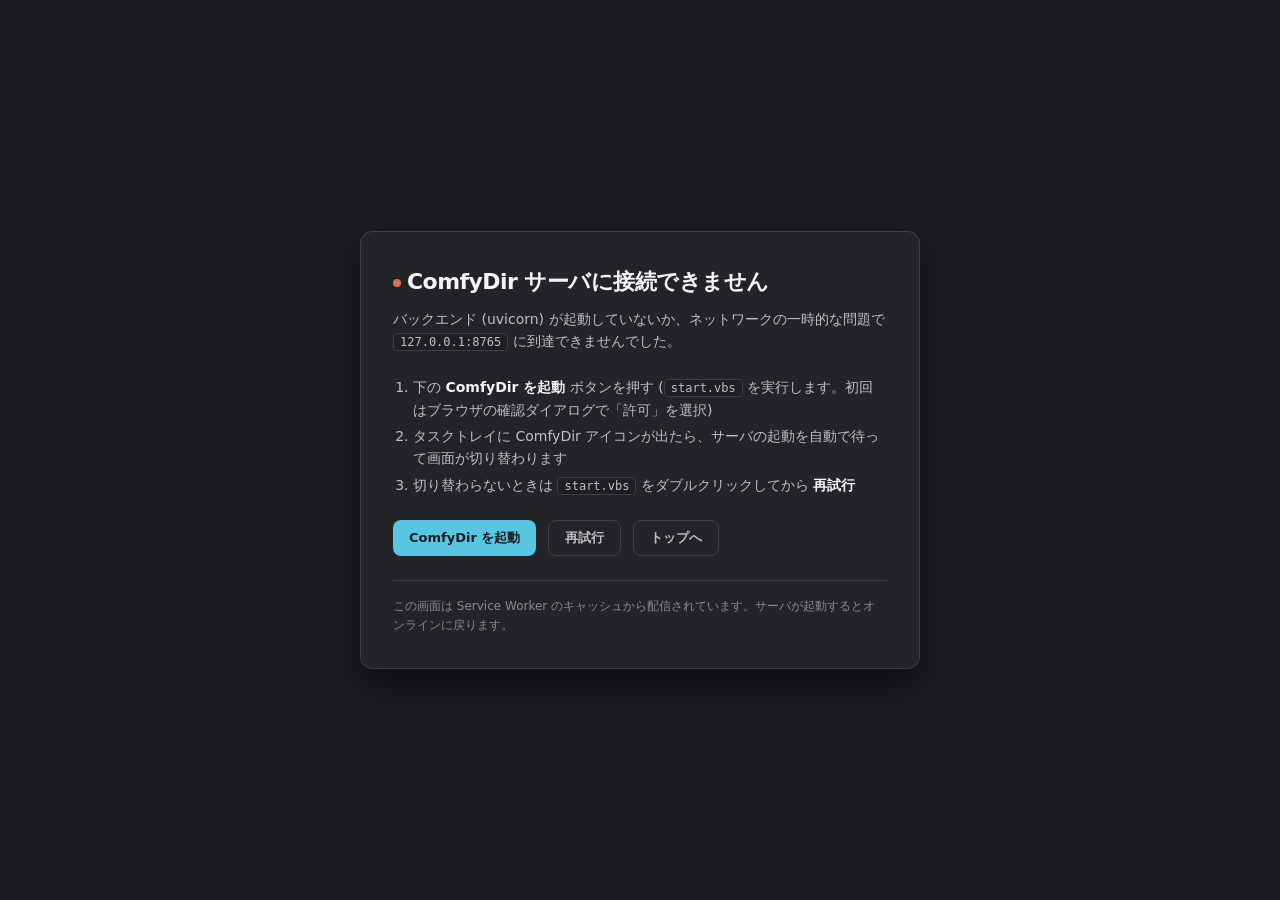
<file: src/comfy_image_organizer/static/offline.html>
<!doctype html>
<html lang="ja" data-theme="dark">
<head>
  <meta charset="utf-8" />
  <meta name="viewport" content="width=device-width, initial-scale=1" />
  <meta name="theme-color" content="#56C6E3" />
  <meta name="color-scheme" content="dark" />
  <title>ComfyDir — サーバが起動していません</title>
  <link rel="icon" type="image/svg+xml" href="/static/favicon.svg" />
  <style>
    :root {
      --color-bg-base:    #1A1B1F;
      --color-bg-surface: #232428;
      --color-fg-primary: #F4F4F6;
      --color-fg-secondary: #BFC0C5;
      --color-fg-muted:   #888A91;
      --color-border:     #3D3F45;
      --color-accent:     #56C6E3;
      --color-accent-hover: #82D6EC;
      --font-sans: Inter, "Noto Sans JP", system-ui, sans-serif;
    }
    * { box-sizing: border-box; }
    body {
      margin: 0;
      min-height: 100vh;
      display: grid;
      place-items: center;
      background: var(--color-bg-base);
      color: var(--color-fg-primary);
      font-family: var(--font-sans);
      font-size: 14px;
      line-height: 1.6;
    }
    .card {
      width: min(560px, 88vw);
      background: var(--color-bg-surface);
      border: 1px solid var(--color-border);
      border-radius: 12px;
      padding: 32px;
      box-shadow: 0 16px 32px rgba(0, 0, 0, 0.45);
    }
    h1 {
      font-size: 22px;
      font-weight: 700;
      letter-spacing: -0.025em;
      margin: 0 0 8px;
    }
    .lead {
      color: var(--color-fg-secondary);
      margin: 0 0 24px;
    }
    .steps {
      margin: 0 0 24px;
      padding-left: 20px;
      color: var(--color-fg-secondary);
    }
    .steps li { margin: 4px 0; }
    .steps strong { color: var(--color-fg-primary); }
    code {
      font-family: "JetBrains Mono", "SF Mono", monospace;
      font-size: 12px;
      background: #1E1F23;
      border: 1px solid var(--color-border);
      border-radius: 4px;
      padding: 1px 6px;
    }
    .actions {
      display: flex;
      gap: 12px;
      flex-wrap: wrap;
    }
    button {
      display: inline-flex;
      align-items: center;
      gap: 8px;
      padding: 8px 16px;
      border: 0;
      border-radius: 8px;
      font-family: inherit;
      font-size: 13px;
      font-weight: 600;
      cursor: pointer;
      transition: background 120ms;
    }
    .btn-primary {
      background: var(--color-accent);
      color: #1A1B1F;
    }
    .btn-primary:hover { background: var(--color-accent-hover); }
    .btn-secondary {
      background: transparent;
      color: var(--color-fg-secondary);
      border: 1px solid var(--color-border);
    }
    .btn-secondary:hover {
      background: #2D2E33;
      color: var(--color-fg-primary);
    }
    .status {
      margin: 16px 0 0;
      font-size: 13px;
      color: var(--color-accent);
    }
    .footer {
      margin-top: 24px;
      padding-top: 16px;
      border-top: 1px solid var(--color-border);
      font-size: 12px;
      color: var(--color-fg-muted);
    }
    .dot {
      width: 8px; height: 8px;
      background: #E36C4F;
      border-radius: 50%;
      display: inline-block;
      vertical-align: middle;
      margin-right: 6px;
    }
  </style>
</head>
<body>
  <main class="card">
    <h1><span class="dot" aria-hidden="true"></span>ComfyDir サーバに接続できません</h1>
    <p class="lead">バックエンド (uvicorn) が起動していないか、ネットワークの一時的な問題で <code>127.0.0.1:8765</code> に到達できませんでした。</p>

    <ol class="steps">
      <li>下の <strong>ComfyDir を起動</strong> ボタンを押す (<code>start.vbs</code> を実行します。初回はブラウザの確認ダイアログで「許可」を選択)</li>
      <li>タスクトレイに ComfyDir アイコンが出たら、サーバの起動を自動で待って画面が切り替わります</li>
      <li>切り替わらないときは <code>start.vbs</code> をダブルクリックしてから <strong>再試行</strong></li>
    </ol>

    <div class="actions">
      <button class="btn-primary" id="btnLaunch">ComfyDir を起動</button>
      <button class="btn-secondary" onclick="location.reload()">再試行</button>
      <button class="btn-secondary" onclick="location.href='/'">トップへ</button>
    </div>

    <p class="status" id="status" role="status" aria-live="polite" hidden></p>

    <div class="footer">
      この画面は Service Worker のキャッシュから配信されています。サーバが起動するとオンラインに戻ります。
    </div>
  </main>

  <script>
    // offline.html はバックエンド (uvicorn) 停止中に SW キャッシュから出る画面。
    // ブラウザは .vbs を直接実行できないので、launcher.py が HKCU に登録した
    // カスタム URL プロトコル comfydir:// を叩いて OS 側に start.vbs を起動させる。
    // 起動後はサーバ復帰をポーリングし、立ち上がったら自動で本体へ遷移する。
    (function () {
      const btn = document.getElementById("btnLaunch");
      const statusEl = document.getElementById("status");
      let polling = false;

      function setStatus(text) {
        statusEl.textContent = text;
        statusEl.hidden = !text;
      }

      function startPolling() {
        if (polling) return;
        polling = true;
        setStatus("ComfyDir を起動しています… サーバの応答を待っています。");
        let tries = 0;
        const timer = setInterval(async () => {
          tries++;
          try {
            // ユニーククエリで SW の cache fallback を回避し、実際のネット到達のみ true 判定。
            const res = await fetch("/api/folders?ping=" + Date.now(), { cache: "no-store" });
            if (res.ok) {
              clearInterval(timer);
              location.replace("/");
              return;
            }
          } catch (e) {
            // まだ起動途中 → 次の試行へ
          }
          if (tries >= 30) {  // 約 45 秒で打ち切り
            clearInterval(timer);
            polling = false;
            setStatus("自動起動を確認できませんでした。start.vbs を直接実行してから「再試行」を押してください。");
          }
        }, 1500);
      }

      btn.addEventListener("click", () => {
        // カスタムプロトコルへの遷移は現在のページを離脱させない (OS ハンドラが起動するだけ)
        location.href = "comfydir://launch";
        startPolling();
      });
    })();
  </script>
</body>
</html>
</file>
